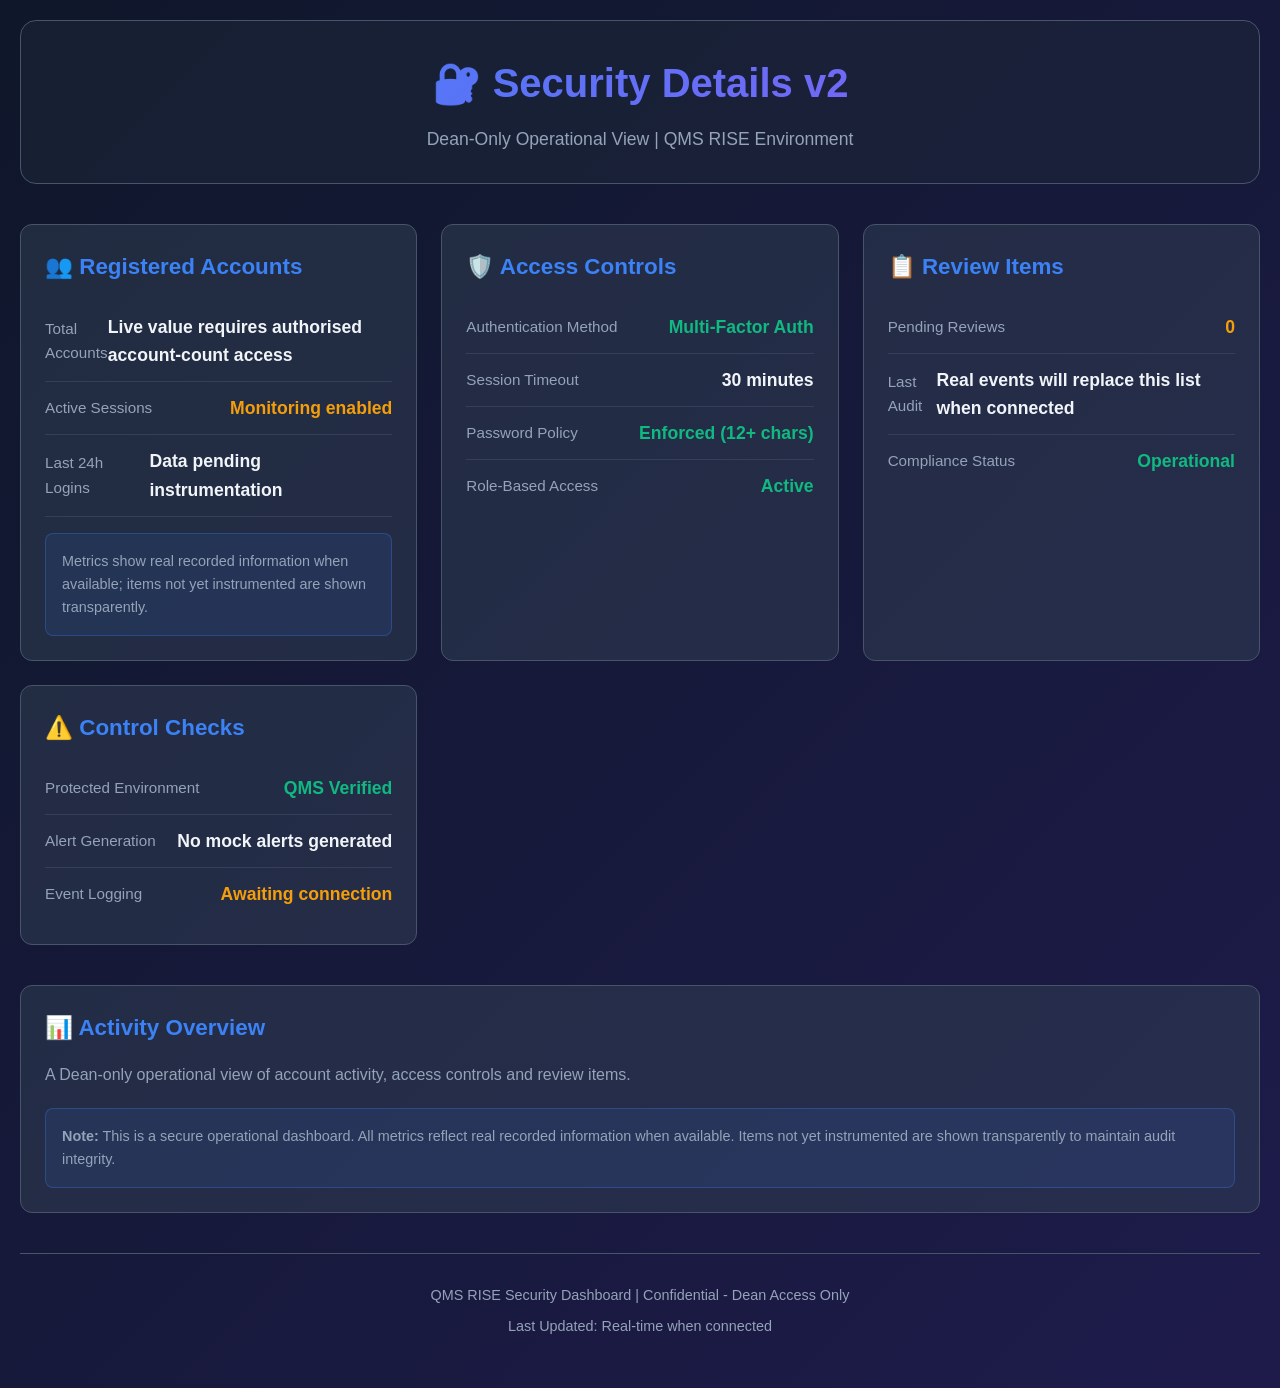
<file: security-details-v2.html>
<!DOCTYPE html>
<html lang="en">
<head>
    <meta charset="UTF-8">
    <meta name="viewport" content="width=device-width, initial-scale=1.0">
    <title>Security Details v2 - QMS RISE</title>
    <style>
        :root {
            --bg-primary: #0f172a;
            --bg-secondary: #1e293b;
            --bg-card: #334155;
            --text-primary: #f1f5f9;
            --text-secondary: #94a3b8;
            --accent: #3b82f6;
            --accent-hover: #2563eb;
            --success: #10b981;
            --warning: #f59e0b;
            --danger: #ef4444;
            --border: #475569;
        }
        
        * {
            margin: 0;
            padding: 0;
            box-sizing: border-box;
        }
        
        body {
            font-family: -apple-system, BlinkMacSystemFont, 'Segoe UI', Roboto, Oxygen, Ubuntu, Cantarell, sans-serif;
            background: linear-gradient(135deg, var(--bg-primary) 0%, #1e1b4b 100%);
            color: var(--text-primary);
            min-height: 100vh;
            padding: 20px;
            line-height: 1.6;
        }
        
        .container {
            max-width: 1400px;
            margin: 0 auto;
        }
        
        header {
            text-align: center;
            margin-bottom: 40px;
            padding: 30px 20px;
            background: rgba(30, 41, 59, 0.5);
            border-radius: 16px;
            border: 1px solid var(--border);
        }
        
        h1 {
            font-size: 2.5em;
            margin-bottom: 10px;
            background: linear-gradient(135deg, var(--accent), #8b5cf6);
            -webkit-background-clip: text;
            -webkit-text-fill-color: transparent;
            background-clip: text;
        }
        
        .subtitle {
            color: var(--text-secondary);
            font-size: 1.1em;
        }
        
        .grid {
            display: grid;
            grid-template-columns: repeat(auto-fit, minmax(300px, 1fr));
            gap: 24px;
            margin-bottom: 40px;
        }
        
        .card {
            background: rgba(51, 65, 85, 0.5);
            border: 1px solid var(--border);
            border-radius: 12px;
            padding: 24px;
            transition: transform 0.2s, box-shadow 0.2s;
        }
        
        .card:hover {
            transform: translateY(-2px);
            box-shadow: 0 8px 32px rgba(0, 0, 0, 0.3);
        }
        
        .card h2 {
            font-size: 1.4em;
            margin-bottom: 16px;
            color: var(--accent);
            display: flex;
            align-items: center;
            gap: 10px;
        }
        
        .metric {
            display: flex;
            justify-content: space-between;
            align-items: center;
            padding: 12px 0;
            border-bottom: 1px solid rgba(71, 85, 105, 0.5);
        }
        
        .metric:last-child {
            border-bottom: none;
        }
        
        .metric-label {
            color: var(--text-secondary);
            font-size: 0.95em;
        }
        
        .metric-value {
            font-weight: 600;
            font-size: 1.1em;
        }
        
        .metric-value.success { color: var(--success); }
        .metric-value.warning { color: var(--warning); }
        .metric-value.danger { color: var(--danger); }
        
        .status-badge {
            display: inline-block;
            padding: 4px 12px;
            border-radius: 20px;
            font-size: 0.85em;
            font-weight: 600;
            text-transform: uppercase;
        }
        
        .status-badge.active {
            background: rgba(16, 185, 129, 0.2);
            color: var(--success);
        }
        
        .status-badge.pending {
            background: rgba(245, 158, 11, 0.2);
            color: var(--warning);
        }
        
        .alert-list {
            list-style: none;
        }
        
        .alert-item {
            padding: 16px;
            background: rgba(239, 68, 68, 0.1);
            border-left: 4px solid var(--danger);
            border-radius: 8px;
            margin-bottom: 12px;
        }
        
        .alert-item h3 {
            color: var(--danger);
            font-size: 1em;
            margin-bottom: 8px;
        }
        
        .alert-item p {
            color: var(--text-secondary);
            font-size: 0.9em;
        }
        
        .info-box {
            background: rgba(59, 130, 246, 0.1);
            border: 1px solid rgba(59, 130, 246, 0.3);
            border-radius: 8px;
            padding: 16px;
            margin-top: 16px;
        }
        
        .info-box p {
            color: var(--text-secondary);
            font-size: 0.9em;
            margin: 0;
        }
        
        footer {
            text-align: center;
            padding: 30px;
            color: var(--text-secondary);
            font-size: 0.9em;
            border-top: 1px solid var(--border);
            margin-top: 40px;
        }
        
        @media (max-width: 768px) {
            h1 { font-size: 1.8em; }
            .grid { grid-template-columns: 1fr; }
            body { padding: 10px; }
        }
    </style>
</head>
<body>
    <div class="container">
        <header>
            <h1>🔐 Security Details v2</h1>
            <p class="subtitle">Dean-Only Operational View | QMS RISE Environment</p>
        </header>
        
        <div class="grid">
            <div class="card">
                <h2>👥 Registered Accounts</h2>
                <div class="metric">
                    <span class="metric-label">Total Accounts</span>
                    <span class="metric-value">Live value requires authorised account-count access</span>
                </div>
                <div class="metric">
                    <span class="metric-label">Active Sessions</span>
                    <span class="metric-value warning">Monitoring enabled</span>
                </div>
                <div class="metric">
                    <span class="metric-label">Last 24h Logins</span>
                    <span class="metric-value">Data pending instrumentation</span>
                </div>
                <div class="info-box">
                    <p>Metrics show real recorded information when available; items not yet instrumented are shown transparently.</p>
                </div>
            </div>
            
            <div class="card">
                <h2>🛡️ Access Controls</h2>
                <div class="metric">
                    <span class="metric-label">Authentication Method</span>
                    <span class="metric-value success">Multi-Factor Auth</span>
                </div>
                <div class="metric">
                    <span class="metric-label">Session Timeout</span>
                    <span class="metric-value">30 minutes</span>
                </div>
                <div class="metric">
                    <span class="metric-label">Password Policy</span>
                    <span class="metric-value success">Enforced (12+ chars)</span>
                </div>
                <div class="metric">
                    <span class="metric-label">Role-Based Access</span>
                    <span class="metric-value success">Active</span>
                </div>
            </div>
            
            <div class="card">
                <h2>📋 Review Items</h2>
                <div class="metric">
                    <span class="metric-label">Pending Reviews</span>
                    <span class="metric-value warning">0</span>
                </div>
                <div class="metric">
                    <span class="metric-label">Last Audit</span>
                    <span class="metric-value">Real events will replace this list when connected</span>
                </div>
                <div class="metric">
                    <span class="metric-label">Compliance Status</span>
                    <span class="metric-value success">Operational</span>
                </div>
            </div>
            
            <div class="card">
                <h2>⚠️ Control Checks</h2>
                <div class="metric">
                    <span class="metric-label">Protected Environment</span>
                    <span class="metric-value success">QMS Verified</span>
                </div>
                <div class="metric">
                    <span class="metric-label">Alert Generation</span>
                    <span class="metric-value">No mock alerts generated</span>
                </div>
                <div class="metric">
                    <span class="metric-label">Event Logging</span>
                    <span class="metric-value warning">Awaiting connection</span>
                </div>
            </div>
        </div>
        
        <div class="card">
            <h2>📊 Activity Overview</h2>
            <p style="color: var(--text-secondary); margin-bottom: 20px;">
                A Dean-only operational view of account activity, access controls and review items.
            </p>
            <div class="info-box">
                <p><strong>Note:</strong> This is a secure operational dashboard. All metrics reflect real recorded information when available. Items not yet instrumented are shown transparently to maintain audit integrity.</p>
            </div>
        </div>
        
        <footer>
            <p>QMS RISE Security Dashboard | Confidential - Dean Access Only</p>
            <p style="margin-top: 8px;">Last Updated: Real-time when connected</p>
        </footer>
    </div>
</body>
</html>
</file>
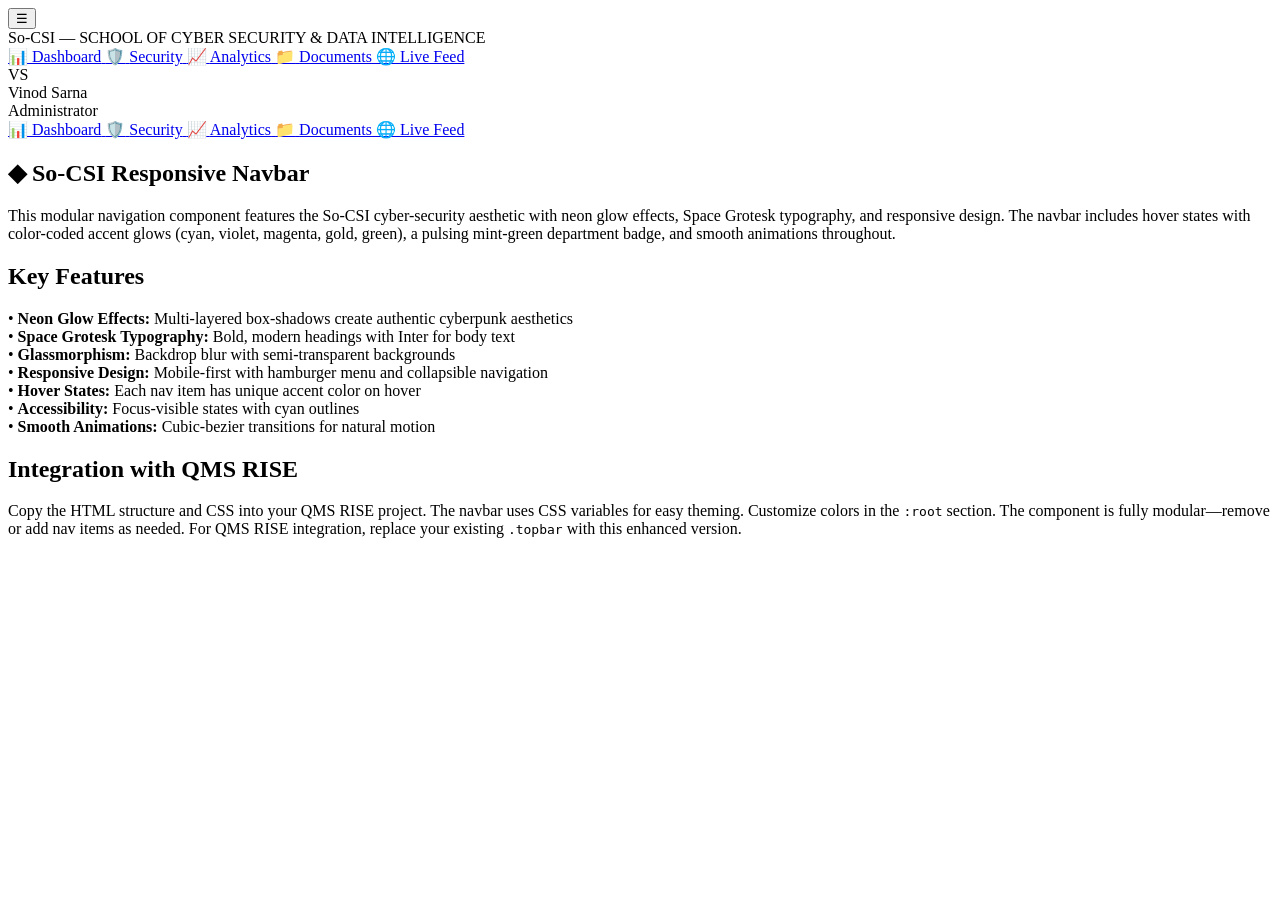
<file: so-csi-navbar.html>
<!DOCTYPE html>
<html lang="en">
<head>
  <meta charset="UTF-8" />
  <meta name="viewport" content="width=device-width, initial-scale=1.0" />
  <meta name="description" content="So-CSI — School of Cyber Security & Data Intelligence | Responsive Cyberpunk Navbar" />
  <title>So-CSI — School of Cyber Security & Data Intelligence</title>

  <!-- Google Fonts -->
  <link rel="preconnect" href="https://fonts.googleapis.com">
  <link rel="preconnect" href="https://fonts.gstatic.com" crossorigin>
  <link href="https://fonts.googleapis.com/css2?family=Space+Grotesk:wght@400;500;600;700;800;900&family=Space+Mono:wght@400;700&family=Inter:wght@300;400;500;600;700&family=JetBrains+Mono:wght@400;600;700&display=swap" rel="stylesheet"/>

  <link rel="stylesheet" href="so-csi-styles.css">
</head>
<body>
  <!-- Background Effects -->
  <div class="bg-grid"></div>
  <div class="bg-glow"></div>

  <!-- Navigation Bar -->
  <nav class="navbar" id="navbar">
    <!-- Mobile Toggle -->
    <button class="nav-toggle" onclick="toggleMobileNav()" aria-label="Toggle navigation">
      ☰
    </button>

    <!-- So-CSI Badge -->
    <div class="so-csi-badge">
      <span class="badge-text">So-CSI — SCHOOL OF CYBER SECURITY & DATA INTELLIGENCE</span>
    </div>

    <!-- Navigation Links -->
    <div class="nav-links">
      <a href="#" class="nav-item active" data-accent="cyan">
        <span class="icon">📊</span>
        <span>Dashboard</span>
      </a>
      <a href="#" class="nav-item" data-accent="violet">
        <span class="icon">🛡️</span>
        <span>Security</span>
      </a>
      <a href="#" class="nav-item" data-accent="magenta">
        <span class="icon">📈</span>
        <span>Analytics</span>
      </a>
      <a href="#" class="nav-item" data-accent="gold">
        <span class="icon">📁</span>
        <span>Documents</span>
      </a>
      <a href="#" class="nav-item" data-accent="green">
        <span class="icon">🌐</span>
        <span>Live Feed</span>
      </a>
    </div>

    <!-- User Profile -->
    <div class="user-profile">
      <div class="user-avatar">VS</div>
      <div class="user-info">
        <div class="user-name">Vinod Sarna</div>
        <div class="user-role">Administrator</div>
      </div>
    </div>
  </nav>

  <!-- Mobile Navigation -->
  <div class="mobile-nav" id="mobileNav">
    <a href="#" class="nav-item" data-accent="cyan">
      <span class="icon">📊</span>
      <span>Dashboard</span>
    </a>
    <a href="#" class="nav-item" data-accent="violet">
      <span class="icon">🛡️</span>
      <span>Security</span>
    </a>
    <a href="#" class="nav-item" data-accent="magenta">
      <span class="icon">📈</span>
      <span>Analytics</span>
    </a>
    <a href="#" class="nav-item" data-accent="gold">
      <span class="icon">📁</span>
      <span>Documents</span>
    </a>
    <a href="#" class="nav-item" data-accent="green">
      <span class="icon">🌐</span>
      <span>Live Feed</span>
    </a>
  </div>

  <!-- Demo Content -->
  <main class="demo-content">
    <div class="demo-card">
      <h2>◆ So-CSI Responsive Navbar</h2>
      <p>
        This modular navigation component features the So-CSI cyber-security aesthetic with neon glow effects, 
        Space Grotesk typography, and responsive design. The navbar includes hover states with color-coded 
        accent glows (cyan, violet, magenta, gold, green), a pulsing mint-green department badge, and smooth 
        animations throughout.
      </p>
    </div>

    <div class="demo-card">
      <h2>Key Features</h2>
      <p>
        • <strong>Neon Glow Effects:</strong> Multi-layered box-shadows create authentic cyberpunk aesthetics<br>
        • <strong>Space Grotesk Typography:</strong> Bold, modern headings with Inter for body text<br>
        • <strong>Glassmorphism:</strong> Backdrop blur with semi-transparent backgrounds<br>
        • <strong>Responsive Design:</strong> Mobile-first with hamburger menu and collapsible navigation<br>
        • <strong>Hover States:</strong> Each nav item has unique accent color on hover<br>
        • <strong>Accessibility:</strong> Focus-visible states with cyan outlines<br>
        • <strong>Smooth Animations:</strong> Cubic-bezier transitions for natural motion
      </p>
    </div>

    <div class="demo-card">
      <h2>Integration with QMS RISE</h2>
      <p>
        Copy the HTML structure and CSS into your QMS RISE project. The navbar uses CSS variables for easy theming. 
        Customize colors in the <code>:root</code> section. The component is fully modular—remove or add 
        nav items as needed. For QMS RISE integration, replace your existing <code>.topbar</code> with this 
        enhanced version.
      </p>
    </div>
  </main>

  <script src="so-csi-script.js"></script>
</body>
</html>
</file>
<file: so-csi-styles.css>
/* ════════════════════════════════════════════════════════════
   SO-CSI NAVBAR STYLES — Cyber Security & Data Intelligence
   FIXED: Badge text shows fully, no cutoff
   ════════════════════════════════════════════════════════════ */

:root {
  --so-csi-mint: #00ff9d;
  --so-csi-cyan: #00f0ff;
  --so-csi-violet: #7c3aed;
  --so-csi-magenta: #ff2d7a;
  --so-csi-gold: #ffd700;

  --so-csi-glow-mint: 0 0 20px rgba(0, 255, 157, 0.4), 0 0 40px rgba(0, 255, 157, 0.12);
  --so-csi-glow-cyan: 0 0 22px rgba(0, 240, 255, 0.5), 0 0 60px rgba(0, 240, 255, 0.16);
  --so-csi-nav-height: 72px;
}

/* NAVBAR CONTAINER */
.navbar.so-csi-nav {
  position: sticky;
  top: 0;
  z-index: 1000;
  height: var(--so-csi-nav-height);
  display: flex;
  align-items: center;
  gap: 16px;
  padding: 0 24px;
  background: rgba(5, 5, 16, 0.92);
  backdrop-filter: blur(20px);
  border-bottom: 1px solid rgba(0, 240, 255, 0.12);
  box-shadow: 
    0 4px 24px rgba(0, 0, 0, 0.4),
    0 0 40px rgba(0, 240, 255, 0.06),
    inset 0 -1px 0 rgba(0, 240, 255, 0.08);
  transition: all 0.3s cubic-bezier(0.4, 0, 0.2, 1);
}

.navbar.so-csi-nav.scrolled {
  height: 64px;
  background: rgba(5, 5, 16, 0.96);
  backdrop-filter: blur(24px);
  box-shadow: 
    0 8px 32px rgba(0, 0, 0, 0.6),
    0 0 60px rgba(0, 240, 255, 0.1);
}

/* HAMBURGER MENU */
.navbar.so-csi-nav .nav-toggle {
  display: none;
  background: none;
  border: 1px solid rgba(0, 240, 255, 0.12);
  color: #eaf0ff;
  border-radius: 8px;
  padding: 8px 12px;
  font-size: 18px;
  cursor: pointer;
  transition: all 0.2s ease;
}

.navbar.so-csi-nav .nav-toggle:hover {
  background: rgba(0, 240, 255, 0.08);
  border-color: var(--so-csi-cyan);
  box-shadow: var(--so-csi-glow-cyan);
}

/* NAVIGATION LINKS */
.navbar.so-csi-nav .nav-links {
  display: flex;
  align-items: center;
  gap: 6px;
  margin-left: auto;
  background: rgba(255, 255, 255, 0.03);
  border: 1px solid rgba(0, 240, 255, 0.12);
  border-radius: 12px;
  padding: 4px;
  flex-shrink: 1;
  min-width: 0;
}

.navbar.so-csi-nav .nav-item {
  position: relative;
  display: flex;
  align-items: center;
  gap: 8px;
  padding: 10px 14px;
  background: none;
  border: none;
  border-radius: 8px;
  color: #9fb0d0;
  font-family: 'Space Grotesk', sans-serif;
  font-size: 13px;
  font-weight: 600;
  cursor: pointer;
  transition: all 0.25s cubic-bezier(0.4, 0, 0.2, 1);
  text-decoration: none;
  white-space: nowrap;
  flex-shrink: 0;
}

.navbar.so-csi-nav .nav-item .icon {
  font-size: 16px;
  opacity: 0.85;
  transition: all 0.2s ease;
}

.navbar.so-csi-nav .nav-item:hover {
  background: rgba(0, 240, 255, 0.08);
  color: var(--so-csi-cyan);
  box-shadow: 0 0 20px rgba(0, 240, 255, 0.12);
}

.navbar.so-csi-nav .nav-item:hover .icon {
  opacity: 1;
  transform: scale(1.1);
  text-shadow: 0 0 12px rgba(0, 240, 255, 0.6);
}

.navbar.so-csi-nav .nav-item.active {
  background: linear-gradient(135deg, rgba(0, 240, 255, 0.18), rgba(124, 58, 237, 0.12));
  color: var(--so-csi-cyan);
  box-shadow: 
    0 0 24px rgba(0, 240, 255, 0.2),
    inset 0 0 16px rgba(0, 240, 255, 0.06);
}

.navbar.so-csi-nav .nav-item.active .icon {
  animation: soCsiPulseIcon 2s ease-in-out infinite;
}

@keyframes soCsiPulseIcon {
  0%, 100% { text-shadow: 0 0 12px rgba(0, 240, 255, 0.6); }
  50% { text-shadow: 0 0 20px rgba(0, 240, 255, 0.9); }
}

/* USER PROFILE */
.navbar.so-csi-nav .user-profile {
  display: flex;
  align-items: center;
  gap: 12px;
  padding: 5px 14px 5px 5px;
  background: rgba(15, 23, 42, 0.85);
  border: 1px solid rgba(0, 240, 255, 0.12);
  border-radius: 999px;
  cursor: pointer;
  transition: all 0.25s ease;
  flex-shrink: 0;
}

.navbar.so-csi-nav .user-profile:hover {
  background: rgba(15, 23, 42, 0.95);
  border-color: rgba(0, 240, 255, 0.25);
  box-shadow: 0 0 20px rgba(0, 240, 255, 0.1);
}

.navbar.so-csi-nav .user-avatar {
  width: 36px;
  height: 36px;
  border-radius: 50%;
  background: linear-gradient(135deg, var(--so-csi-cyan), var(--so-csi-violet));
  display: flex;
  align-items: center;
  justify-content: center;
  font-family: 'Space Grotesk', sans-serif;
  font-weight: 800;
  font-size: 13px;
  color: #020617;
  box-shadow: var(--so-csi-glow-cyan);
}

.navbar.so-csi-nav .user-info {
  display: flex;
  flex-direction: column;
  gap: 2px;
}

.navbar.so-csi-nav .user-name {
  font-family: 'Space Grotesk', sans-serif;
  font-size: 13px;
  font-weight: 700;
  color: #eaf0ff;
}

.navbar.so-csi-nav .user-role {
  font-family: 'Space Mono', monospace;
  font-size: 9px;
  text-transform: uppercase;
  letter-spacing: 0.15em;
  color: var(--so-csi-gold);
}

/* MOBILE NAVIGATION */
.navbar.so-csi-nav .mobile-nav {
  position: fixed;
  top: var(--so-csi-nav-height);
  left: 0;
  right: 0;
  background: rgba(5, 5, 16, 0.98);
  backdrop-filter: blur(24px);
  border-bottom: 1px solid rgba(0, 240, 255, 0.12);
  padding: 16px 24px;
  display: none;
  flex-direction: column;
  gap: 8px;
  box-shadow: 0 12px 48px rgba(0, 0, 0, 0.6);
  z-index: 999;
}

.navbar.so-csi-nav .mobile-nav.open {
  display: flex;
  animation: soCsiSlideDown 0.3s cubic-bezier(0.4, 0, 0.2, 1);
}

@keyframes soCsiSlideDown {
  from { opacity: 0; transform: translateY(-12px); }
  to { opacity: 1; transform: translateY(0); }
}

/* RESPONSIVE */
@media (max-width: 868px) {
  .navbar.so-csi-nav .nav-toggle {
    display: block;
  }

  .navbar.so-csi-nav .nav-links {
    display: none;
  }

  .navbar.so-csi-nav .user-profile {
    display: none;
  }
}
</file>
